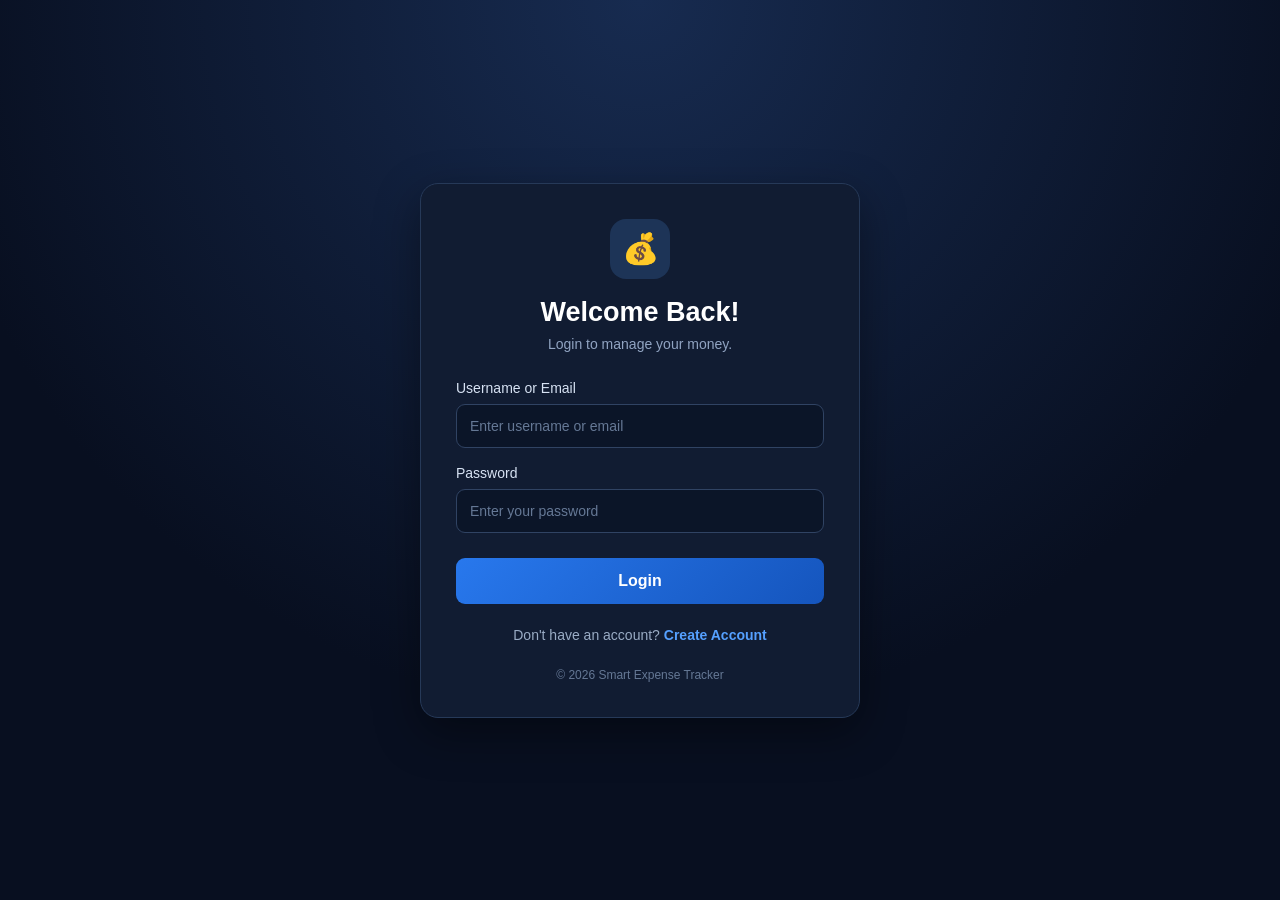
<file: login.html>
<!DOCTYPE html>
<html lang="en">
<head>
    <meta charset="UTF-8">
    <meta name="viewport" content="width=device-width, initial-scale=1.0">
    <title>Login | Smart Expense Tracker</title>
    <link rel="stylesheet" href="css/style.css">
</head>
<body>

<div class="auth-container">
    <div class="auth-card">

        <div class="logo">💰</div>

        <h1>Welcome Back!</h1>
        <p class="subtitle">Login to manage your money.</p>

        <form action="/Smart-Expense-Tracker/backend/login.php"
              method="POST">

            <div class="form-group">
                <label>Username or Email</label>
                <input type="text"
                       name="login"
                       placeholder="Enter username or email"
                       required>
            </div>

            <div class="form-group">
                <label>Password</label>
                <input type="password"
                       name="password"
                       placeholder="Enter your password"
                       required>
            </div>

            <button type="submit" class="auth-btn">
                Login
            </button>

        </form>

        <p class="login-link">
            Don't have an account?
            <a href="register.html">Create Account</a>
        </p>

        <p class="footer-text">
            © 2026 Smart Expense Tracker
        </p>

    </div>
</div>

</body>
</html>
</file>
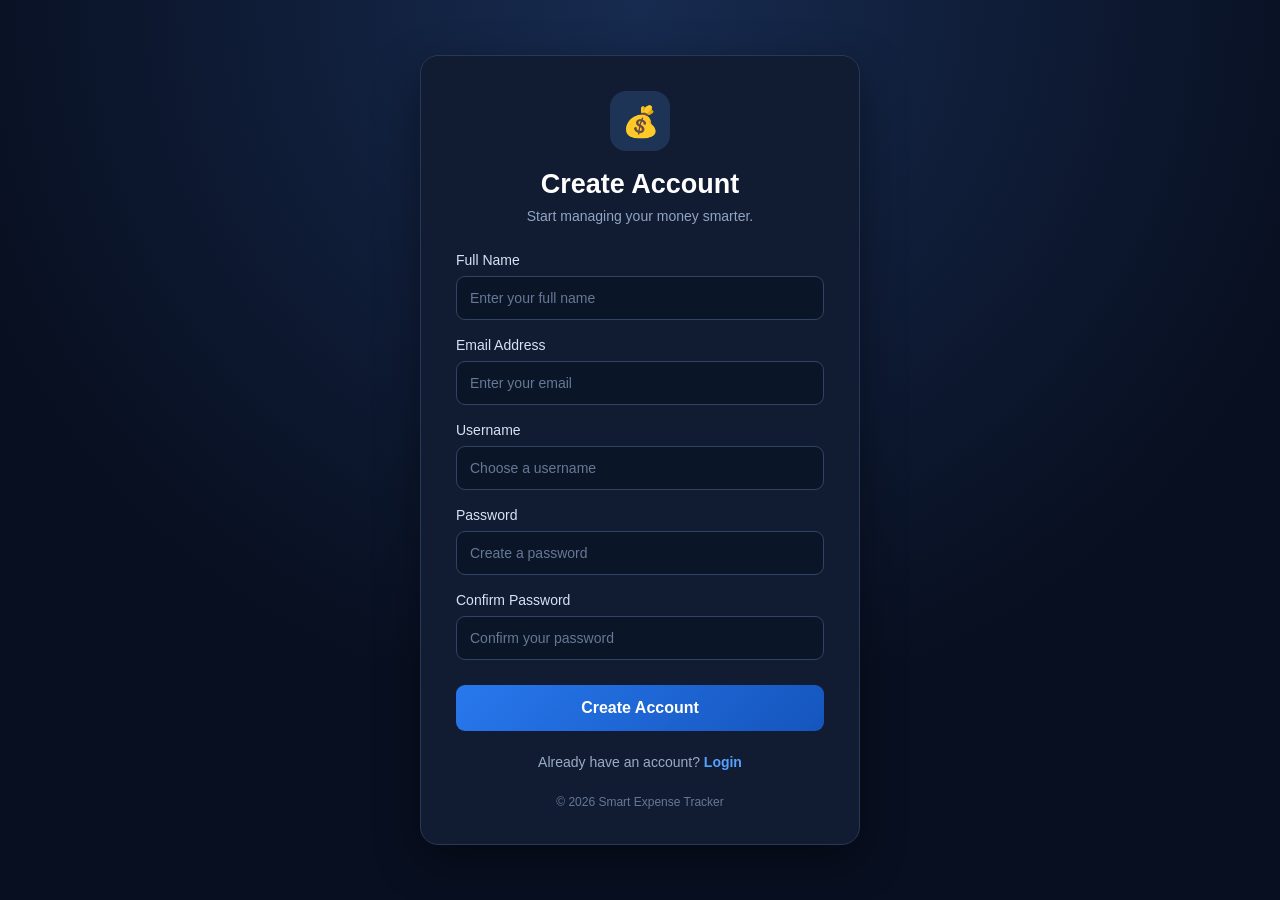
<file: register.html>
<!DOCTYPE html>
<html lang="en">
<head>
    <meta charset="UTF-8">
    <meta name="viewport" content="width=device-width, initial-scale=1.0">
    <title>Create Account | Smart Expense Tracker</title>
    <link rel="stylesheet" href="css/style.css">
</head>
<body>

<div class="auth-container">

    <div class="auth-card">

        <div class="logo">💰</div>

        <h1>Create Account</h1>
        <p class="subtitle">Start managing your money smarter.</p>

        <form action="backend/register.php" method="POST">

            <div class="form-group">
                <label>Full Name</label>
                <input type="text" name="full_name"
                    placeholder="Enter your full name"
                    required maxlength="100">
            </div>

            <div class="form-group">
                <label>Email Address</label>
                <input type="email" name="email"
                    placeholder="Enter your email"
                    required maxlength="100">
            </div>

            <div class="form-group">
                <label>Username</label>
                <input type="text" name="username"
                    placeholder="Choose a username"
                    required minlength="3" maxlength="50">
            </div>

            <div class="form-group">
                <label>Password</label>
                <input type="password" name="password"
                    placeholder="Create a password"
                    required minlength="8">
            </div>

            <div class="form-group">
                <label>Confirm Password</label>
                <input type="password" name="confirm_password"
                    placeholder="Confirm your password"
                    required minlength="8">
            </div>

            <button type="submit" class="auth-btn">
                Create Account
            </button>

        </form>

        <p class="login-link">
            Already have an account?
            <a href="login.html">Login</a>
        </p>

        <p class="footer-text">
            © 2026 Smart Expense Tracker
        </p>

    </div>

</div>

</body>
</html>
</file>
<file: css/style.css>
* {
    margin: 0;
    padding: 0;
    box-sizing: border-box;
}

body {
    font-family: 'Segoe UI', Arial, sans-serif;
    background: #080f20;
    color: #ffffff;
    min-height: 100vh;
}

.auth-container {
    min-height: 100vh;
    display: flex;
    justify-content: center;
    align-items: center;
    padding: 25px;
    background: radial-gradient(circle at top, #172b50, #080f20 65%);
}

.auth-card {
    width: 100%;
    max-width: 440px;
    background: #111c32;
    padding: 35px;
    border: 1px solid #263958;
    border-radius: 18px;
    box-shadow: 0 15px 45px rgba(0,0,0,0.4);
}

.logo {
    width: 60px;
    height: 60px;
    margin: 0 auto 18px;
    background: #1d3457;
    border-radius: 16px;
    display: flex;
    justify-content: center;
    align-items: center;
    font-size: 30px;
}

h1 {
    text-align: center;
    font-size: 27px;
    margin-bottom: 8px;
}

.subtitle {
    text-align: center;
    color: #91a4c2;
    margin-bottom: 28px;
    font-size: 14px;
}

.form-group {
    margin-bottom: 17px;
}

.form-group label {
    display: block;
    margin-bottom: 8px;
    font-size: 14px;
    color: #d7e2f3;
}

.form-group input {
    width: 100%;
    padding: 13px;
    background: #0b1528;
    border: 1px solid #304363;
    border-radius: 9px;
    color: white;
    font-size: 14px;
    outline: none;
    transition: 0.3s;
}

.form-group input:focus {
    border-color: #4b91ff;
    box-shadow: 0 0 0 3px rgba(75,145,255,0.12);
}

.form-group input::placeholder {
    color: #657895;
}

.auth-btn {
    width: 100%;
    padding: 14px;
    margin-top: 8px;
    border: none;
    border-radius: 9px;
    background: linear-gradient(135deg, #2878ed, #1555bd);
    color: white;
    font-size: 16px;
    font-weight: 600;
    cursor: pointer;
    transition: 0.3s;
}

.auth-btn:hover {
    background: linear-gradient(135deg, #3989ff, #2169d5);
    transform: translateY(-2px);
}

.login-link {
    text-align: center;
    margin-top: 23px;
    font-size: 14px;
    color: #9aacc5;
}

.login-link a {
    color: #55a0ff;
    text-decoration: none;
    font-weight: 600;
}

.login-link a:hover {
    text-decoration: underline;
}

.footer-text {
    text-align: center;
    margin-top: 25px;
    font-size: 12px;
    color: #657895;
}

@media (max-width: 480px) {
    .auth-card {
        padding: 25px 20px;
    }
}

/* DASHBOARD */

.dashboard-layout {
    display: flex;
    min-height: 100vh;
}

.sidebar {
    width: 245px;
    background: #0c172b;
    border-right: 1px solid #263958;
    padding: 28px 18px;
    display: flex;
    flex-direction: column;
    flex-shrink: 0;
}

.brand {
    font-size: 21px;
    font-weight: 700;
    margin-bottom: 45px;
}

.sidebar nav {
    display: flex;
    flex-direction: column;
    gap: 12px;
}

.sidebar nav a,
.logout {
    padding: 13px;
    border-radius: 9px;
    color: #aabbd4;
    text-decoration: none;
    font-size: 14px;
}

.sidebar nav a:hover,
.sidebar nav a.active {
    background: #1b3458;
    color: white;
}

.logout {
    margin-top: auto;
    background: #281d2a;
    color: #ff7777;
}

.main-content {
    flex: 1;
    padding: 30px;
    min-width: 0;
}

.topbar {
    display: flex;
    justify-content: space-between;
    align-items: center;
    gap: 15px;
    border-bottom: 1px solid #263958;
    padding-bottom: 20px;
}

.topbar h2 {
    font-size: 23px;
}

.topbar p,
.welcome-section p {
    color: #91a4c2;
    margin-top: 6px;
}

.user-profile {
    display: flex;
    align-items: center;
    gap: 10px;
    font-size: 14px;
}

.avatar {
    background: #1d3457;
    padding: 10px;
    border-radius: 50%;
}

.welcome-section {
    margin: 35px 0;
}

.welcome-section h1 {
    text-align: left;
    font-size: 27px;
}

.stats-grid {
    display: grid;
    grid-template-columns: repeat(3, 1fr);
    gap: 20px;
}

.stat-card {
    background: #111c32;
    border: 1px solid #263958;
    padding: 25px;
    border-radius: 14px;
}

.stat-card p {
    color: #9aacc5;
    font-size: 14px;
}

.stat-card h2 {
    font-size: 25px;
    margin: 17px 0 10px;
}

.stat-card span {
    color: #7185a4;
    font-size: 12px;
}

.balance-card {
    background: linear-gradient(135deg, #17447b, #172c4b);
}

.income-text {
    color: #22c55e !important;
}

.expense-text {
    color: #fb7185 !important;
}

.quick-actions,
.transactions-section {
    margin-top: 35px;
}

.quick-actions h2,
.section-heading h2 {
    font-size: 19px;
    margin-bottom: 18px;
}

.action-buttons {
    display: flex;
    gap: 15px;
    flex-wrap: wrap;
}

.action-buttons button {
    background: #2169d5;
    color: white;
    border: none;
    padding: 13px 22px;
    border-radius: 9px;
    cursor: pointer;
    font-size: 14px;
}

.action-buttons button:hover {
    background: #3989ff;
}

.section-heading {
    display: flex;
    justify-content: space-between;
    align-items: center;
}

.section-heading span {
    color: #8195b2;
    font-size: 12px;
}

.table-wrapper {
    overflow-x: auto;
    background: #111c32;
    border: 1px solid #263958;
    border-radius: 12px;
}

table {
    width: 100%;
    border-collapse: collapse;
    min-width: 650px;
}

th, td {
    padding: 17px;
    text-align: left;
    border-bottom: 1px solid #263958;
    font-size: 13px;
}

th {
    color: #91a4c2;
    background: #17243c;
}

td {
    color: #d5e0ef;
}

.empty-state {
    text-align: center;
    color: #91a4c2;
    padding: 30px;
}

.dashboard-footer {
    text-align: center;
    color: #657895;
    margin-top: 40px;
    font-size: 12px;
}

@media(max-width: 850px) {
    .sidebar {
        width: 180px;
    }

    .stats-grid {
        grid-template-columns: 1fr;
    }

    .main-content {
        padding: 20px;
    }
}

@media(max-width: 600px) {
    .dashboard-layout {
        flex-direction: column;
    }

    .sidebar {
        width: 100%;
        padding: 15px;
    }

    .brand {
        margin-bottom: 15px;
    }

    .sidebar nav {
        flex-direction: row;
        flex-wrap: wrap;
    }

    .logout {
        margin-top: 15px;
    }

    .topbar {
        align-items: flex-start;
        flex-direction: column;
    }
}


/* TRANSACTION FORM */

.form-group select {
    width: 100%;
    padding: 13px;
    background: #0b1528;
    border: 1px solid #304363;
    border-radius: 9px;
    color: white;
    font-size: 14px;
    outline: none;
}

.form-group select:focus {
    border-color: #4b91ff;
    box-shadow: 0 0 0 3px rgba(75,145,255,0.12);
}

.form-group select option {
    background: #111c32;
    color: white;
}

/* ==============================
   EDIT TRANSACTION PAGE
============================== */

.edit-container {
    max-width: 650px;
    margin: 40px auto;
    padding: 20px;
}

.edit-card {
    background: var(--card-bg, #ffffff);
    padding: 35px;
    border-radius: 18px;
    box-shadow: 0 8px 30px rgba(0, 0, 0, 0.08);
    border: 1px solid rgba(128, 128, 128, 0.15);
}

.edit-card h2 {
    font-size: 26px;
    margin-bottom: 8px;
    color: var(--text-color, #111827);
}

.edit-card p {
    color: var(--text-muted, #777);
    margin-bottom: 25px;
}

.edit-form {
    display: flex;
    flex-direction: column;
    gap: 10px;
}

.edit-form label {
    font-weight: 600;
    margin-top: 12px;
    color: var(--text-color, #333);
}

.edit-form input,
.edit-form select,
.edit-form textarea {
    width: 100%;
    padding: 13px 15px;
    border: 1px solid #dce1e8;
    border-radius: 10px;
    font-size: 15px;
    outline: none;
    background: var(--input-bg, #ffffff);
    color: var(--text-color, #222);
    transition: 0.3s;
    box-sizing: border-box;
}

.edit-form input:focus,
.edit-form select:focus,
.edit-form textarea:focus {
    border-color: #6366f1;
    box-shadow: 0 0 0 3px rgba(99, 102, 241, 0.12);
}

.edit-form textarea {
    min-height: 100px;
    resize: vertical;
}

.edit-buttons {
    display: flex;
    gap: 12px;
    margin-top: 25px;
}

.update-btn {
    flex: 1;
    padding: 13px;
    background: #6366f1;
    color: white;
    border: none;
    border-radius: 10px;
    font-size: 15px;
    font-weight: 600;
    cursor: pointer;
    transition: 0.3s;
}

.update-btn:hover {
    background: #4f46e5;
    transform: translateY(-2px);
}

.cancel-btn {
    flex: 1;
    padding: 13px;
    background: #eef0f5;
    color: #333;
    border-radius: 10px;
    text-align: center;
    text-decoration: none;
    font-weight: 600;
    transition: 0.3s;
}

.cancel-btn:hover {
    background: #dfe3eb;
}

@media (max-width: 600px) {
    .edit-container {
        margin: 15px auto;
        padding: 12px;
    }

    .edit-card {
        padding: 22px;
    }

    .edit-buttons {
        flex-direction: column;
    }
}

/* ==============================
   FINANCIAL ANALYTICS CHARTS
============================== */

.charts-section {
    margin: 30px 0;
}

.charts-grid {
    display: grid;
    grid-template-columns: repeat(2, minmax(0, 1fr));
    gap: 22px;
    margin-top: 20px;
}

.chart-card {
    background: var(--card-bg, #ffffff);
    padding: 25px;
    border-radius: 16px;
    box-shadow: 0 5px 20px rgba(0, 0, 0, 0.06);
    border: 1px solid rgba(128, 128, 128, 0.12);
}

.chart-card h3 {
    font-size: 18px;
    margin-bottom: 20px;
    color: var(--text-color, #222);
}

.chart-container {
    position: relative;
    width: 100%;
    height: 300px;
}

@media (max-width: 900px) {
    .charts-grid {
        grid-template-columns: 1fr;
    }
}

@media (max-width: 500px) {
    .chart-card {
        padding: 16px;
    }

    .chart-container {
        height: 250px;
    }
}
</file>
